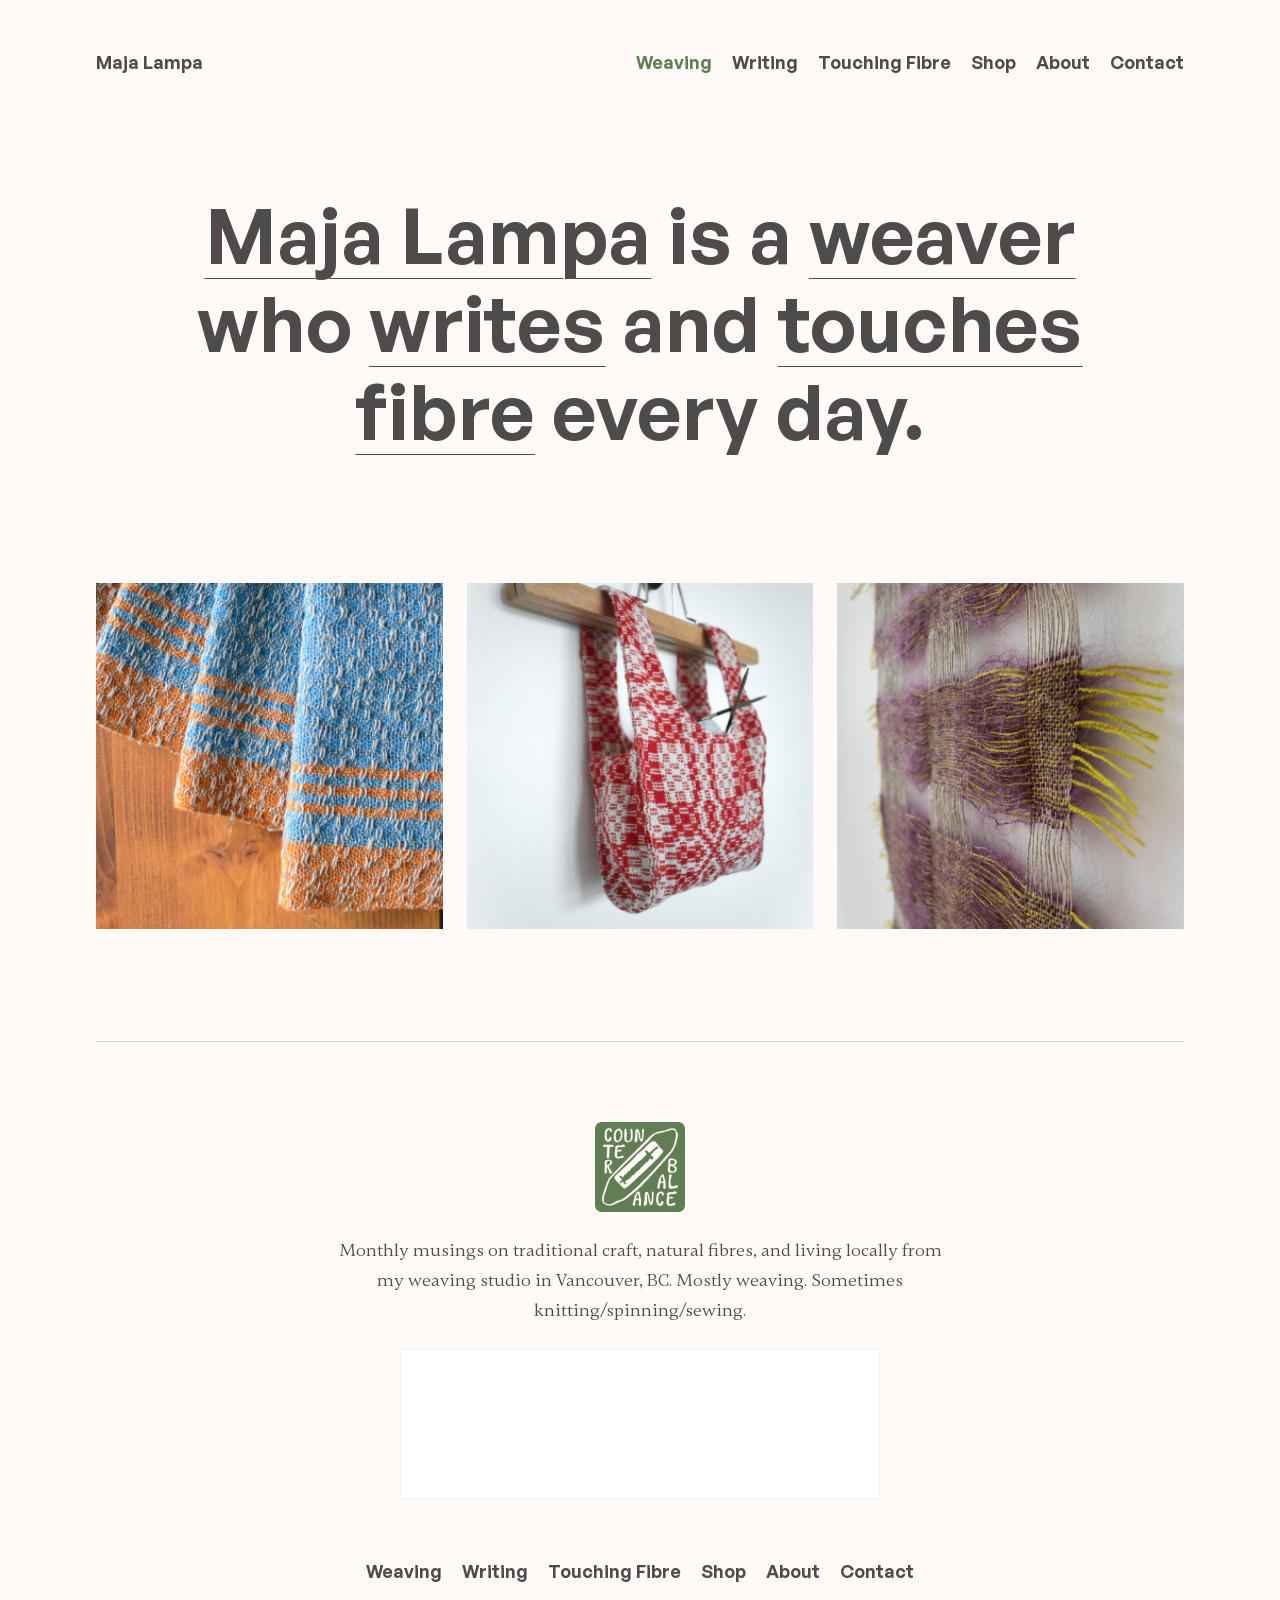
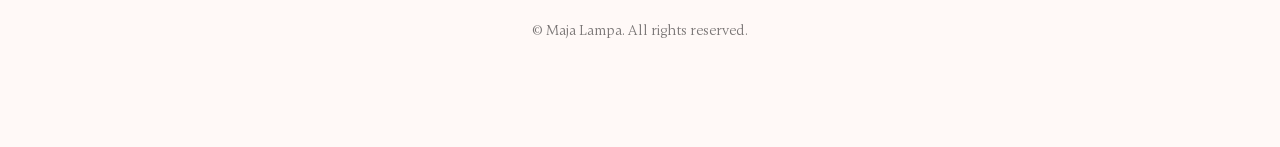
<file: index.html>
<!doctype html>
<html lang="en">
<head>
  <meta charset="utf-8">
  <meta name="viewport" content="width=device-width, initial-scale=1">
  <title>Maja Lampa — Selected Works</title>
  <link rel="icon" type="image/x-icon" href="images/Icons/Round Logo Green w White Icon No Text.png">
  <link rel="stylesheet" href="style.css">
  <link rel="stylesheet" href="buttons.css">
</head>

<body>
  <header class="site-header">
	<a class="site-title" href="index.html">Maja Lampa</a>

	<nav class="site-nav" aria-label="Main navigation">
      <a href="index.html" class="active">Weaving</a>
      <a href="https://majalampaweaving.substack.com/" target="_blank" rel="noopener">Writing</a>
      <a class="desktop-only" href="https://doevery.day/MajaLampaWeaving" target="_blank" rel="noopener">Touching Fibre</a>
      <a href="https://majalampaweaving.etsy.com" target="_blank" rel="noopener">Shop</a>
      <a class="desktop-only" href="about.html">About</a>
      <a class="desktop-only" href="https://letterbird.co/majalampaweaving" target="_blank" rel="noopener">Contact</a>

      <a class="mobile-only" href="about.html">About Maja Lampa</a>
	</nav>
  </header>

  <main>
    <section class="hero">
      <h1>
        <a href="about.html">Maja Lampa</a> is a
        <a href="index.html">weaver</a> who
        <a href="https://majalampaweaving.substack.com/" target="_blank" rel="noopener">writes</a>
        and
        <a href="https://doevery.day/MajaLampaWeaving" target="_blank" rel="noopener">touches fibre</a>
        every day.
      </h1>
    </section>

    <section class="selected-works" aria-labelledby="selected-works-heading">
      <div class="work-grid">
        <article class="work-card">
          <a href="Granary.html">
            <img src="images/granary-ends.png" alt="Granary dish towel detail">
            <h3>Granary</h3>
          </a>
        </article>

        <article class="work-card">
          <a href="ZWShopper.html">
            <img src="images/ZWShopper-hanging.png" alt="Zero-waste shopper bag hanging">
            <h3>Zero Waste Shopper</h3>
          </a>
        </article>

        <article class="work-card">
          <a href="TwoPlaces.html">
            <img src="images/Two Places at Once/two-places-left.JPG" alt="Handwoven wall hanging">
            <h3>Two Places at Once</h3>
          </a>
        </article>
      </div>
    </section>
  </main>

  <footer class="site-footer">
    <img
      class="footer-logo"
      src="images/Icons/Counterbalance Logo Green w White Text.png"
      alt="Maja Lampa Weaving logo"
    >

    <p>
      Monthly musings on traditional craft, natural fibres, and living locally from my weaving studio in Vancouver, BC.
      Mostly weaving. Sometimes knitting/spinning/sewing.
    </p>

    <iframe
      src="https://majalampaweaving.substack.com/embed"
      width="480"
      height="150"
      style="border:1px solid #EEE; background:white;"
      frameborder="0"
      scrolling="no">
    </iframe>

    <nav class="footer-nav" aria-label="Footer navigation">
      <a href="index.html">Weaving</a>
      <a href="https://majalampaweaving.substack.com/" target="_blank" rel="noopener">Writing</a>
      <a href="https://doevery.day/MajaLampaWeaving" target="_blank" rel="noopener">Touching Fibre</a>
      <a href="https://majalampaweaving.etsy.com" target="_blank" rel="noopener">Shop</a>
      <a href="about.html">About</a>
      <a href="https://letterbird.co/majalampaweaving" target="_blank" rel="noopener">Contact</a>
    </nav>

    <p class="copyright">&copy; Maja Lampa. All rights reserved.</p>
  </footer>
</body>
</html>
</file>
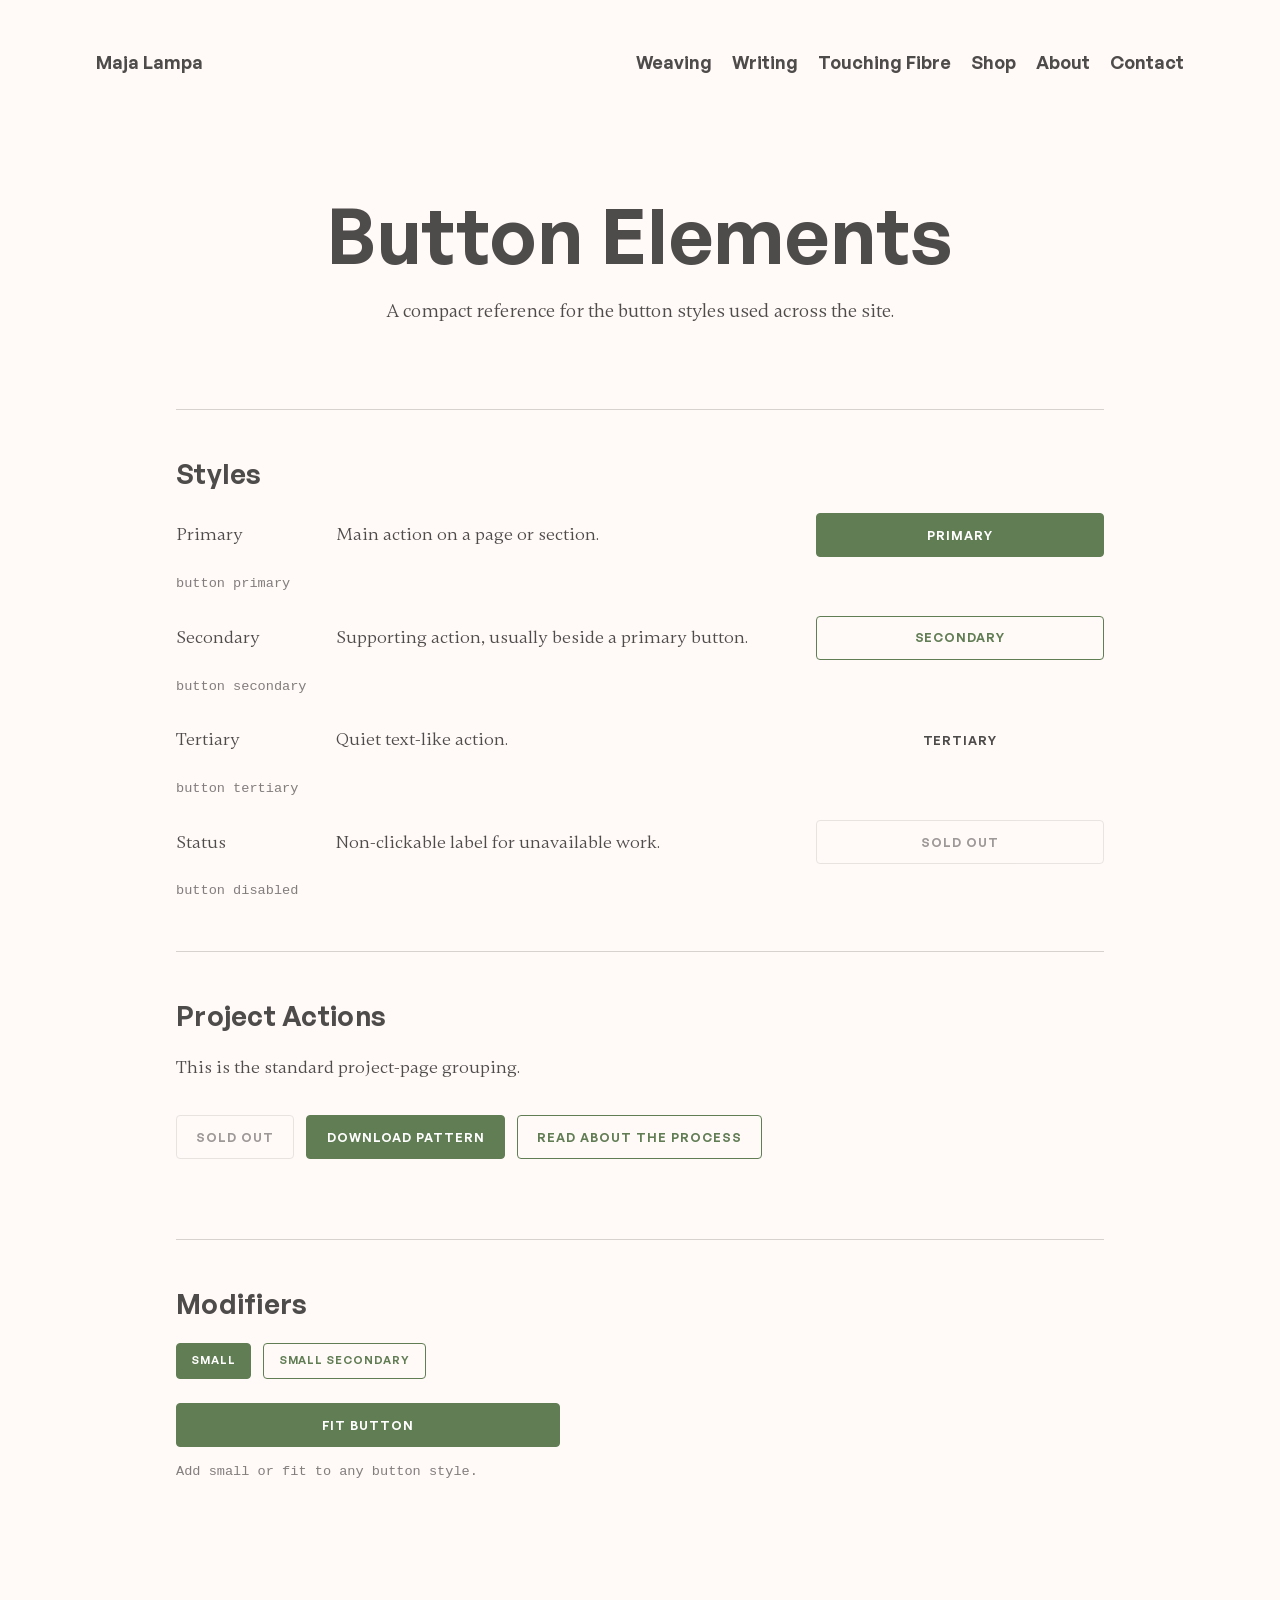
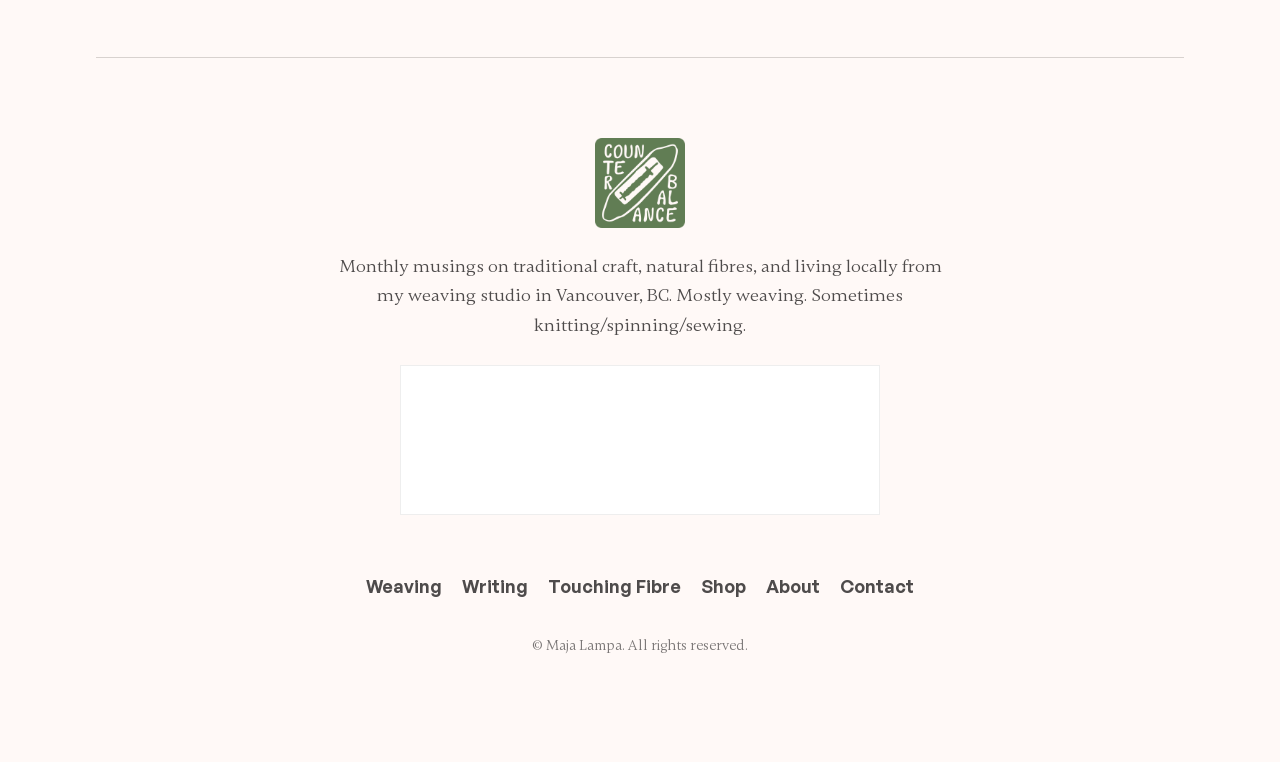
<file: elements.html>
<!doctype html>
<html lang="en">
<head>
  <meta charset="utf-8">
  <meta name="viewport" content="width=device-width, initial-scale=1">
  <title>Maja Lampa - Button Elements</title>
  <link rel="icon" type="image/x-icon" href="images/Icons/Round Logo Green w White Icon No Text.png">
  <link rel="stylesheet" href="style.css">
  <link rel="stylesheet" href="buttons.css">

  <style>
    .elements-page {
      max-width: 58rem;
      margin: 0 auto;
      padding-bottom: 7rem;
    }

    .elements-section {
      border-top: 1px solid var(--line);
      padding: 3rem 0;
    }

    .elements-section h2 {
      margin-top: 0;
    }

    .button-reference {
      display: grid;
      gap: 1.25rem;
      margin-top: 1.5rem;
    }

    .button-row {
      align-items: center;
      display: grid;
      gap: 1rem;
      grid-template-columns: 9rem minmax(0, 1fr) minmax(12rem, 18rem);
    }

    .button-row p {
      margin: 0;
    }

    .button-row code,
    .code-note {
      font-family: monospace;
      font-size: 0.85rem;
      opacity: 0.7;
    }

    .button-demo {
      display: flex;
      flex-wrap: wrap;
      gap: 0.75rem;
      margin-top: 1.5rem;
    }

    .fit-demo {
      max-width: 24rem;
    }

    @media (max-width: 800px) {
      .button-row {
        align-items: start;
        grid-template-columns: 1fr;
      }
    }
  </style>
</head>

<body>
  <header class="site-header">
    <a class="site-title" href="index.html">Maja Lampa</a>

    <nav class="site-nav" aria-label="Main navigation">
      <a href="index.html">Weaving</a>
      <a href="https://majalampaweaving.substack.com/" target="_blank" rel="noopener">Writing</a>
      <a class="desktop-only" href="https://doevery.day/MajaLampaWeaving" target="_blank" rel="noopener">Touching Fibre</a>
      <a href="https://majalampaweaving.etsy.com" target="_blank" rel="noopener">Shop</a>
      <a class="desktop-only" href="about.html">About</a>
      <a class="desktop-only" href="https://letterbird.co/majalampaweaving" target="_blank" rel="noopener">Contact</a>

      <a class="mobile-only" href="about.html">About Maja Lampa</a>
    </nav>
  </header>

  <main class="elements-page">
    <section class="page-hero">
      <h1>Button Elements</h1>
      <p class="subtitle">A compact reference for the button styles used across the site.</p>
    </section>

    <section class="elements-section">
      <h2>Styles</h2>

      <div class="button-reference">
        <div class="button-row">
          <p>Primary</p>
          <p>Main action on a page or section.</p>
          <a class="button primary" href="#">Primary</a>
          <code>button primary</code>
        </div>

        <div class="button-row">
          <p>Secondary</p>
          <p>Supporting action, usually beside a primary button.</p>
          <a class="button secondary" href="#">Secondary</a>
          <code>button secondary</code>
        </div>

        <div class="button-row">
          <p>Tertiary</p>
          <p>Quiet text-like action.</p>
          <a class="button tertiary" href="#">Tertiary</a>
          <code>button tertiary</code>
        </div>

        <div class="button-row">
          <p>Status</p>
          <p>Non-clickable label for unavailable work.</p>
          <span class="button disabled">Sold Out</span>
          <code>button disabled</code>
        </div>
      </div>
    </section>

    <section class="elements-section">
      <h2>Project Actions</h2>
      <p>This is the standard project-page grouping.</p>

      <div class="project-actions">
        <span class="button disabled">Sold Out</span>
        <a class="button primary" href="#">Download Pattern</a>
        <a class="button secondary" href="#">Read About the Process</a>
      </div>
    </section>

    <section class="elements-section">
      <h2>Modifiers</h2>

      <div class="button-demo">
        <a class="button primary small" href="#">Small</a>
        <a class="button secondary small" href="#">Small Secondary</a>
      </div>

      <div class="button-demo fit-demo">
        <a class="button primary fit" href="#">Fit Button</a>
      </div>

      <p class="code-note">Add <code>small</code> or <code>fit</code> to any button style.</p>
    </section>
  </main>

  <footer class="site-footer">
    <img
      class="footer-logo"
      src="images/Icons/Counterbalance Logo Green w White Text.png"
      alt="Maja Lampa Weaving logo"
    >

    <p>
      Monthly musings on traditional craft, natural fibres, and living locally from my weaving studio in Vancouver, BC.
      Mostly weaving. Sometimes knitting/spinning/sewing.
    </p>

    <iframe
      src="https://majalampaweaving.substack.com/embed"
      width="480"
      height="150"
      style="border:1px solid #EEE; background:white;"
      frameborder="0"
      scrolling="no">
    </iframe>

    <nav class="footer-nav" aria-label="Footer navigation">
      <a href="index.html">Weaving</a>
      <a href="https://majalampaweaving.substack.com/" target="_blank" rel="noopener">Writing</a>
      <a href="https://doevery.day/MajaLampaWeaving" target="_blank" rel="noopener">Touching Fibre</a>
      <a href="https://majalampaweaving.etsy.com" target="_blank" rel="noopener">Shop</a>
      <a href="about.html">About</a>
      <a href="https://letterbird.co/majalampaweaving" target="_blank" rel="noopener">Contact</a>
    </nav>

    <p class="copyright">&copy; Maja Lampa. All rights reserved.</p>
  </footer>
</body>
</html>
</file>
<file: style.css>
@font-face {
  font-family: "General Sans";
  src: url("webfonts/GeneralSans-Semibold.woff2") format("woff2"),
       url("webfonts/GeneralSans-Semibold.woff") format("woff");
  font-weight: 600;
  font-style: normal;
  font-display: swap;
}

@font-face {
  font-family: "Gambetta";
  src: url("webfonts/Gambetta-Regular.woff2") format("woff2"),
       url("webfonts/Gambetta-Regular.woff") format("woff");
  font-weight: 400;
  font-style: normal;
  font-display: swap;
}

:root {
  --cream: #fff9f7;
  --ink: #4e4b4b;
  --green: #617d54;
  --line: #d8d2cf;
  --max-width: 68rem;
  --text-width: 42rem;
  --font-display: "General Sans", sans-serif;
  --font-body: "Gambetta", serif;
}

* {
  box-sizing: border-box;
}

body {
  margin: 0;
  background: var(--cream);
  color: var(--ink);
  font-family: var(--font-body);
  font-size: 18px;
  line-height: 1.65;
}

img,
video {
  display: block;
  max-width: 100%;
  height: auto;
}

a {
  color: inherit;
  text-underline-offset: 0.18em;
  text-decoration-thickness: 1px;
}

a:hover {
  color: var(--green);
}

.site-nav a.active,
.site-nav a.active:hover {
  color: var(--green);
}

h1,
h2,
h3,
.site-title,
.site-nav,
.footer-nav,
.button {
  font-family: var(--font-display);
  font-weight: 600;
}

h1,
h2,
h3 {
  line-height: 1.15;
  letter-spacing: 0.01em;
}

.site-header,
main,
.site-footer {
  width: min(100% - 2rem, var(--max-width));
  margin-inline: auto;
}

.site-header {
  display: flex;
  justify-content: space-between;
  gap: 2rem;
  padding: 3rem 0;
}

.site-title,
.site-nav a,
.footer-nav a,
.work-card a,
.button,
.post-links a {
  text-decoration: none;
}

.site-title {
  white-space: nowrap;
}

.site-nav,
.footer-nav {
  display: flex;
  flex-wrap: wrap;
  gap: 0.75rem 1.25rem;
}

.mobile-only {
  display: none;
}

.hero,
.page-hero {
  text-align: center;
}

.hero {
  padding: 4rem 0 8rem;
}

.page-hero {
  padding: 4rem 0;
}

.hero h1,
.page-hero h1 {
  max-width: 56rem;
  margin: 0 auto;
  font-size: clamp(2.4rem, 6vw, 5rem);
}

.selected-works,
.text-page {
  padding-bottom: 7rem;
}

.selected-works h2 {
  margin: 0 0 2rem;
  font-size: 1rem;
  letter-spacing: 0.12em;
  text-transform: uppercase;
}

.work-grid {
  display: grid;
  grid-template-columns: repeat(3, 1fr);
  gap: 1.5rem;
}

.work-card a {
  position: relative;
  display: block;
  overflow: hidden;
}

.work-card img {
  aspect-ratio: 1 / 1;
  width: 100%;
  object-fit: cover;
  margin: 0;
}

.work-card a::after {
  content: "";
  position: absolute;
  inset: 0;
  background: var(--green);
  opacity: 0;
  transition: opacity 180ms ease;
}

.work-card h3 {
  position: absolute;
  inset: 0;
  z-index: 1;
  display: grid;
  place-items: center;
  margin: 0;
  padding: 1rem;
  color: var(--cream);
  font-size: 1.4rem;
  text-align: center;
  opacity: 0;
  transition: opacity 180ms ease;
}

@media (hover: hover) and (pointer: fine) {
  .work-card a:hover::after,
  .work-card a:focus-visible::after {
    opacity: 0.72;
  }

  .work-card a:hover h3,
  .work-card a:focus-visible h3 {
    opacity: 1;
  }
}

.work-card p {
  margin: 0;
}

.about-hero-image {
  margin-bottom: 5rem;
}

.about-hero-image img {
  width: 100%;
  height: 65vh;
  object-fit: cover;
  object-position: center;
}

.text-page {
  max-width: var(--text-width);
  margin-inline: auto;
}

.text-page h2 {
  margin: 3rem 0 1rem;
  font-size: 1.4rem;
}

.text-page p,
.text-page li {
  font-size: 1rem;
}

.button {
  display: inline-block;
  padding: 0.75rem 1rem;
  border: 1px solid var(--ink);
}

.button:hover {
  border-color: var(--green);
}

.post-links {
  display: grid;
  gap: 1rem;
  margin-top: 1.5rem;
}

.post-links a {
  display: block;
  padding: 1rem 0;
  border-top: 1px solid var(--line);
}

.post-links span {
  display: block;
  margin-top: 0.25rem;
}

.site-footer {
  padding: 5rem 0;
  border-top: 1px solid var(--line);
  text-align: center;
}

.footer-logo {
  width: 90px;
  margin: 0 auto 1.5rem;
}

.site-footer p {
  max-width: 38rem;
  margin: 0 auto 1.5rem;
}

.site-footer iframe {
  max-width: 100%;
  margin-bottom: 3rem;
}

.footer-nav {
  justify-content: center;
  margin-bottom: 2rem;
}

.copyright {
  font-size: 0.9rem;
  opacity: 0.75;
}

.project-page {
  padding-bottom: 7rem;
}

.project-intro {
  display: grid;
  grid-template-columns: minmax(0, 3fr) minmax(20rem, 2fr);
  gap: 3rem;
  align-items: start;
}

.project-gallery {
  display: grid;
  gap: 1rem;
}

.project-gallery img,
.project-gallery video {
  width: 100%;
  object-fit: cover;
}

.project-summary {
  position: sticky;
  top: 2rem;
}

.project-summary h1 {
  margin: 0 0 1rem;
  font-size: clamp(2.4rem, 5vw, 4rem);
}

.subtitle {
  font-size: 1.2rem;
  line-height: 1.5;
}

.project-actions {
  display: flex;
  flex-wrap: wrap;
  gap: 0.75rem;
  margin: 2rem 0;
}

.button.disabled {
  opacity: 0.5;
  cursor: default;
}

.project-text {
  max-width: var(--text-width);
  margin: 7rem auto 0;
}

.project-text h2,
.project-details h2 {
  font-size: 1.4rem;
}

.project-details {
  display: grid;
  grid-template-columns: repeat(3, 1fr);
  gap: 3rem;
  margin-top: 5rem;
  padding-top: 3rem;
  border-top: 1px solid var(--line);
}

.project-details ul {
  padding-left: 1.2rem;
}

.project-details li {
  margin-bottom: 0.5rem;
  font-size: 1rem;
}

@media (max-width: 800px) {
  body {
    font-size: 17px;
  }

  .site-header {
    padding: 1.5rem 0;
  }

  .site-title,
  .desktop-only {
    display: none;
  }

  .mobile-only {
    display: inline;
  }

  .site-nav {
    margin-left: auto;
    justify-content: flex-end;
    gap: 1.25rem;
    font-size: 0.9rem;
  }

  .hero {
    padding: 3rem 0 5rem;
  }

  .page-hero {
    padding: 3rem 0;
  }

  .work-grid,
  .project-intro,
  .project-details {
    grid-template-columns: 1fr;
  }

  .work-card h3 {
    display: none;
  }

  .about-hero-image {
    margin-bottom: 3rem;
  }

  .about-hero-image img {
    height: 75vh;
    object-position: center;
  }

  .project-gallery {
    display: flex;
    gap: 1rem;
    overflow-x: auto;
    margin-inline: -1rem;
    padding-inline: 1rem;
  }

  .project-gallery img,
  .project-gallery video {
    flex: 0 0 85%;
    aspect-ratio: 1 / 1;
  }

  .project-summary {
    position: static;
  }

  .project-text {
    margin-top: 4rem;
  }

  .project-details {
    gap: 2rem;
    margin-top: 4rem;
  }
}
</file>
<file: buttons.css>
/* Button utilities inspired by Phantom, pared back for this site. */
.button,
button,
input[type="submit"],
input[type="button"],
input[type="reset"] {
  appearance: none;
  align-items: center;
  background: transparent;
  border: 1px solid var(--green, #617d54);
  border-radius: 4px;
  color: var(--green, #617d54);
  cursor: pointer;
  display: inline-flex;
  font: inherit;
  font-family: var(--font-display, inherit);
  font-size: 0.78rem;
  font-weight: 700;
  justify-content: center;
  letter-spacing: 0.08em;
  line-height: 1;
  min-height: 2.75rem;
  padding: 0.85rem 1.2rem;
  text-align: center;
  text-decoration: none;
  text-transform: uppercase;
  transition:
    background-color 160ms ease,
    border-color 160ms ease,
    color 160ms ease,
    opacity 160ms ease;
}

.button:visited {
  color: var(--green, #617d54);
}

.button:hover,
button:hover,
input[type="submit"]:hover,
input[type="button"]:hover,
input[type="reset"]:hover {
  background: var(--green, #617d54);
  border-color: var(--green, #617d54);
  color: var(--paper, #fff);
}

.button.primary,
button.primary,
input[type="submit"].primary,
input[type="button"].primary,
input[type="reset"].primary {
  background: var(--green, #617d54);
  border-color: var(--green, #617d54);
  color: var(--paper, #fff);
}

.button.primary:visited {
  color: var(--paper, #fff);
}

.button.primary:hover,
button.primary:hover,
input[type="submit"].primary:hover,
input[type="button"].primary:hover,
input[type="reset"].primary:hover {
  background: transparent;
  color: var(--green, #617d54);
}

.button.secondary {
  background: transparent;
  border-color: var(--green, #617d54);
  color: var(--green, #617d54);
}

.button.tertiary {
  border-color: transparent;
  color: inherit;
  padding-inline: 0;
}

.button.tertiary:hover {
  background: transparent;
  border-color: transparent;
  color: var(--green, #617d54);
}

.button.small {
  font-size: 0.7rem;
  min-height: 2.25rem;
  padding: 0.65rem 0.9rem;
}

.button.fit {
  width: 100%;
}

.button.disabled,
.button[aria-disabled="true"],
button:disabled,
input[type="submit"]:disabled,
input[type="button"]:disabled,
input[type="reset"]:disabled {
  background: transparent;
  border-color: var(--line, #d8d2c7);
  color: inherit;
  cursor: default;
  opacity: 0.55;
  pointer-events: none;
}

.project-actions {
  align-items: flex-start;
}
</file>
